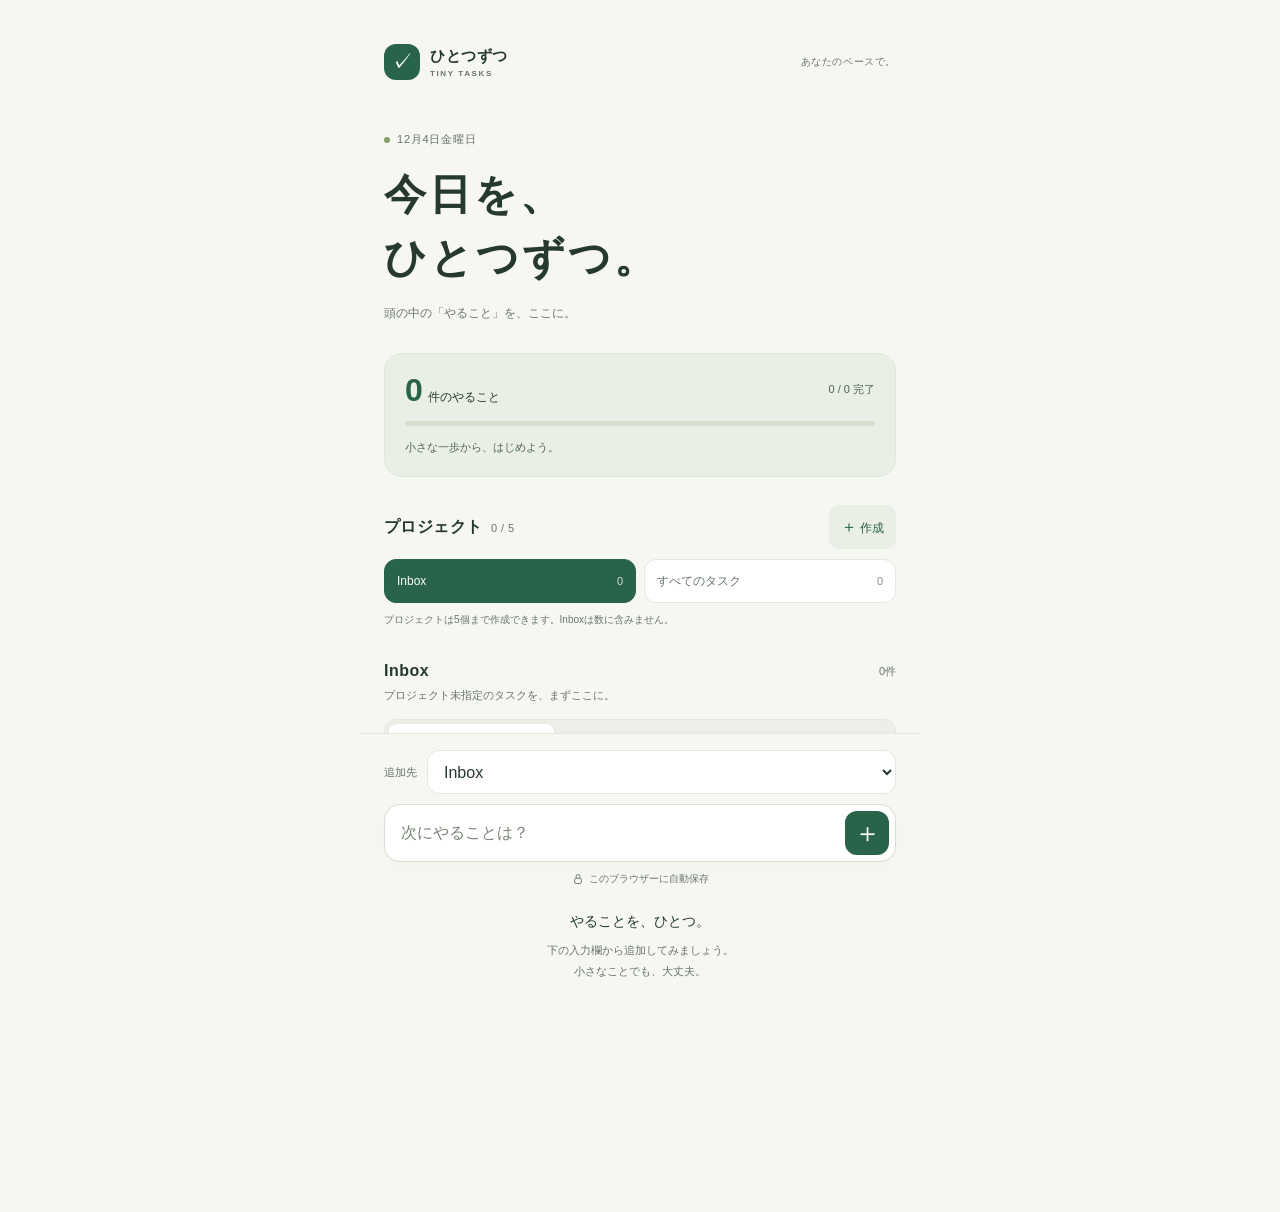
<file: index.html>
<!doctype html>
<html lang="ja">
  <head>
    <meta charset="utf-8">
    <meta name="viewport" content="width=device-width, initial-scale=1, viewport-fit=cover">
    <meta name="theme-color" content="#f6f7f2">
    <meta name="description" content="ひとつずつ。iPhoneで手軽に使える、小さなタスク管理アプリ。">
    <title>ひとつずつ — タスク管理</title>
    <link rel="icon" href="icon.svg" type="image/svg+xml">
    <link rel="stylesheet" href="styles.css?v=4-projects">
    <script src="task-model.js?v=4-projects" defer></script>
    <script src="task-drag.js?v=4-projects" defer></script>
    <script src="app.js?v=4-projects" defer></script>
  </head>
  <body>
    <div class="app">
      <header class="app-header">
        <a class="brand" href="./" aria-label="ひとつずつ ホーム">
          <span class="brand-icon" aria-hidden="true">✓</span>
          <span>ひとつずつ<span class="brand-caption">TINY TASKS</span></span>
        </a>
        <span class="header-note">あなたのペースで。</span>
      </header>

      <main id="main">
        <section class="intro" aria-labelledby="page-title">
          <p class="eyebrow"><span class="date-dot" aria-hidden="true"></span><time id="today"></time></p>
          <h1 id="page-title">今日を、<br>ひとつずつ。</h1>
          <p class="intro-copy">頭の中の「やること」を、ここに。</p>
        </section>

        <section class="summary" aria-label="タスクの進捗">
          <div class="summary-top">
            <p><span id="remaining-count" class="remaining-count">0</span><span class="summary-label">件のやること</span></p>
            <span id="progress-label" class="progress-label">0 / 0 完了</span>
          </div>
          <progress id="progress" max="1" value="0" aria-label="タスクの完了率"></progress>
          <p id="summary-message" class="summary-message">小さな一歩から、はじめよう。</p>
        </section>

        <p id="storage-error" class="error-banner" role="alert" hidden></p>

        <section class="projects-section" aria-labelledby="projects-heading">
          <div class="section-heading projects-heading">
            <h2 id="projects-heading">プロジェクト <span id="project-count" class="project-count">0 / 5</span></h2>
            <button id="add-project" class="project-action" type="button" aria-label="プロジェクトを作成"><span aria-hidden="true">＋</span> 作成</button>
          </div>
          <div id="project-views" class="project-views" role="group" aria-label="タスクの保存先を表示">
            <button type="button" data-view="inbox" aria-pressed="true">Inbox</button>
            <button type="button" data-view="all" aria-pressed="false">すべてのタスク</button>
          </div>
          <p id="project-limit-hint" class="project-limit-hint">プロジェクトは5個まで作成できます。</p>
        </section>

        <section class="tasks-section" aria-labelledby="tasks-heading">
          <div class="section-heading task-section-heading">
            <h2 id="tasks-heading">Inbox</h2>
            <div class="task-heading-actions">
              <span id="task-count" class="task-count">0件</span>
              <button id="edit-project" class="project-action" type="button" aria-label="プロジェクトを編集" hidden>編集</button>
            </div>
          </div>
          <p id="view-description" class="view-description">プロジェクト未指定のタスク</p>
          <div class="filters" role="group" aria-label="タスクの表示を切り替え">
            <button type="button" data-filter="all" aria-pressed="true">すべて</button>
            <button type="button" data-filter="active" aria-pressed="false">未完了</button>
            <button type="button" data-filter="completed" aria-pressed="false">完了</button>
          </div>
          <ul id="task-list" class="task-list" aria-label="タスク一覧"></ul>
          <div id="empty-state" class="empty-state">
            <div class="empty-illustration" aria-hidden="true"><span>✓</span><i></i><i></i></div>
            <h3 id="empty-title">やることを、ひとつ。</h3>
            <p id="empty-copy">下の入力欄から追加してみましょう。<br>小さなことでも、大丈夫。</p>
          </div>
          <p class="list-hint" id="list-hint" hidden>タスク名で編集・メモ、＋で子タスク、⠿で移動。</p>
        </section>
      </main>

      <footer class="composer">
        <div class="composer-destination">
          <label for="add-project-select">追加先</label>
          <select id="add-project-select" name="project" form="add-form" aria-label="追加先"><option value="">Inbox</option></select>
        </div>
        <form id="add-form" class="add-form">
          <label class="sr-only" for="new-task">新しいタスク</label>
          <input id="new-task" name="title" type="text" placeholder="次にやることは？" maxlength="200" required autocomplete="off" enterkeyhint="done" aria-describedby="add-error">
          <button class="add-button" type="submit" aria-label="タスクを追加"><span aria-hidden="true">＋</span></button>
        </form>
        <p id="add-error" class="field-error" role="alert" hidden></p>
        <p class="composer-note"><svg viewBox="0 0 16 16" aria-hidden="true"><rect x="3.5" y="7" width="9" height="7" rx="2"></rect><path d="M5.5 7V4.5a2.5 2.5 0 0 1 5 0V7"></path></svg>このブラウザーに自動保存</p>
      </footer>
    </div>

    <dialog id="edit-dialog" class="edit-dialog" aria-labelledby="edit-heading">
      <form id="edit-form">
        <div class="sheet-handle" aria-hidden="true"></div>
        <div class="dialog-heading">
          <h2 id="edit-heading">タスクを編集</h2>
          <button id="close-edit" class="icon-button" type="button" aria-label="編集を閉じる">×</button>
        </div>
        <label class="input-label" for="edit-title">やること</label>
        <input id="edit-title" name="title" type="text" maxlength="200" required autocomplete="off" enterkeyhint="done" aria-describedby="edit-error" autofocus>
        <p id="edit-error" class="field-error" role="alert" hidden></p>
        <p class="input-hint">200文字まで入力できます。</p>
        <fieldset class="priority-field" aria-describedby="priority-hint">
          <legend class="input-label">優先度</legend>
          <div class="priority-options">
            <label class="priority-option" data-priority="none"><input type="radio" name="priority" value="none" checked><span>なし</span></label>
            <label class="priority-option" data-priority="high"><input type="radio" name="priority" value="high"><svg class="priority-flag" viewBox="0 0 16 16" aria-hidden="true"><path d="M3 14V2m0 0h10l-3 3 3 3H3"/></svg><span>高（赤）</span></label>
            <label class="priority-option" data-priority="medium"><input type="radio" name="priority" value="medium"><svg class="priority-flag" viewBox="0 0 16 16" aria-hidden="true"><path d="M3 14V2m0 0h10l-3 3 3 3H3"/></svg><span>中（オレンジ）</span></label>
            <label class="priority-option" data-priority="low"><input type="radio" name="priority" value="low"><svg class="priority-flag" viewBox="0 0 16 16" aria-hidden="true"><path d="M3 14V2m0 0h10l-3 3 3 3H3"/></svg><span>低（青）</span></label>
          </div>
        </fieldset>
        <p id="priority-hint" class="input-hint">保存するとタスク全体がフラグの色に変わります。</p>
        <label class="input-label" for="edit-notes">メモ</label>
        <textarea id="edit-notes" name="notes" rows="4" maxlength="10000" placeholder="手順や、覚えておきたいことを自由に。" aria-describedby="notes-hint edit-error"></textarea>
        <p id="notes-hint" class="input-hint">改行できます。10,000文字まで。</p>
        <label class="input-label" for="edit-project-select">所属プロジェクト</label>
        <select id="edit-project-select" name="project" aria-describedby="task-project-hint edit-error"><option value="">Inbox</option></select>
        <p id="task-project-hint" class="input-hint">所属先を変えると、子タスクも一緒に移動します。</p>
        <label class="input-label" for="edit-parent">親タスク</label>
        <select id="edit-parent" name="parent" aria-describedby="parent-hint edit-error"></select>
        <p id="parent-hint" class="input-hint">「親なし」を選ぶと独立したタスクになります。</p>
        <div class="dialog-actions">
          <button id="cancel-edit" type="button" class="secondary-button">キャンセル</button>
          <button type="submit" class="primary-button">保存する</button>
        </div>
        <button id="delete-task" type="button" class="delete-button">このタスクを削除</button>
        <div id="delete-confirmation" class="delete-confirmation" hidden>
          <p>このタスクを削除しますか？<br>子タスクは残し、ひとつ上の階層に移します。</p>
          <div class="dialog-actions">
            <button id="cancel-delete" type="button" class="secondary-button">やめる</button>
            <button id="confirm-delete" type="button" class="danger-button">削除する</button>
          </div>
        </div>
      </form>
    </dialog>

    <dialog id="project-dialog" class="edit-dialog" aria-labelledby="project-heading">
      <form id="project-form">
        <div class="sheet-handle" aria-hidden="true"></div>
        <div class="dialog-heading">
          <h2 id="project-heading">プロジェクトを作成</h2>
          <button id="close-project" class="icon-button" type="button" aria-label="プロジェクト編集を閉じる">×</button>
        </div>
        <label class="input-label" for="project-name">プロジェクト名</label>
        <input id="project-name" name="name" type="text" maxlength="50" required autocomplete="off" enterkeyhint="done" aria-describedby="project-error" autofocus>
        <p id="project-error" class="field-error" role="alert" hidden></p>
        <p class="input-hint">50文字まで入力できます。</p>
        <div class="dialog-actions">
          <button id="project-cancel" type="button" class="secondary-button">キャンセル</button>
          <button type="submit" class="primary-button">保存する</button>
        </div>
        <button id="delete-project" type="button" class="delete-button" hidden>このプロジェクトを削除</button>
        <div id="project-delete-confirmation" class="delete-confirmation" hidden>
          <p>このプロジェクトを削除しますか？<br>タスクは削除せず、Inboxに移します。</p>
          <div class="dialog-actions">
            <button id="cancel-project-delete" type="button" class="secondary-button">やめる</button>
            <button id="confirm-project-delete" type="button" class="danger-button">削除する</button>
          </div>
        </div>
      </form>
    </dialog>

    <div id="root-drop-zone" class="root-drop-zone" hidden>ここに置いて、親なしにする</div>
    <p id="drag-status" class="drag-status" role="status" hidden></p>
    <p id="drag-help" class="sr-only">移動ハンドルをドラッグすると、行の上端で前、下端で後ろ、中央で子タスクになります。矢印キーの上下で並べ替え、右で前のタスクの子に、左でひとつ上の階層に移動できます。移動は「すべて」表示で使えます。</p>
    <p id="announcement" class="sr-only" role="status" aria-live="polite" aria-atomic="true"></p>
    <noscript><p class="noscript-message">このアプリを使うには、ブラウザーのJavaScriptを有効にしてください。</p></noscript>
  </body>
</html>
</file>
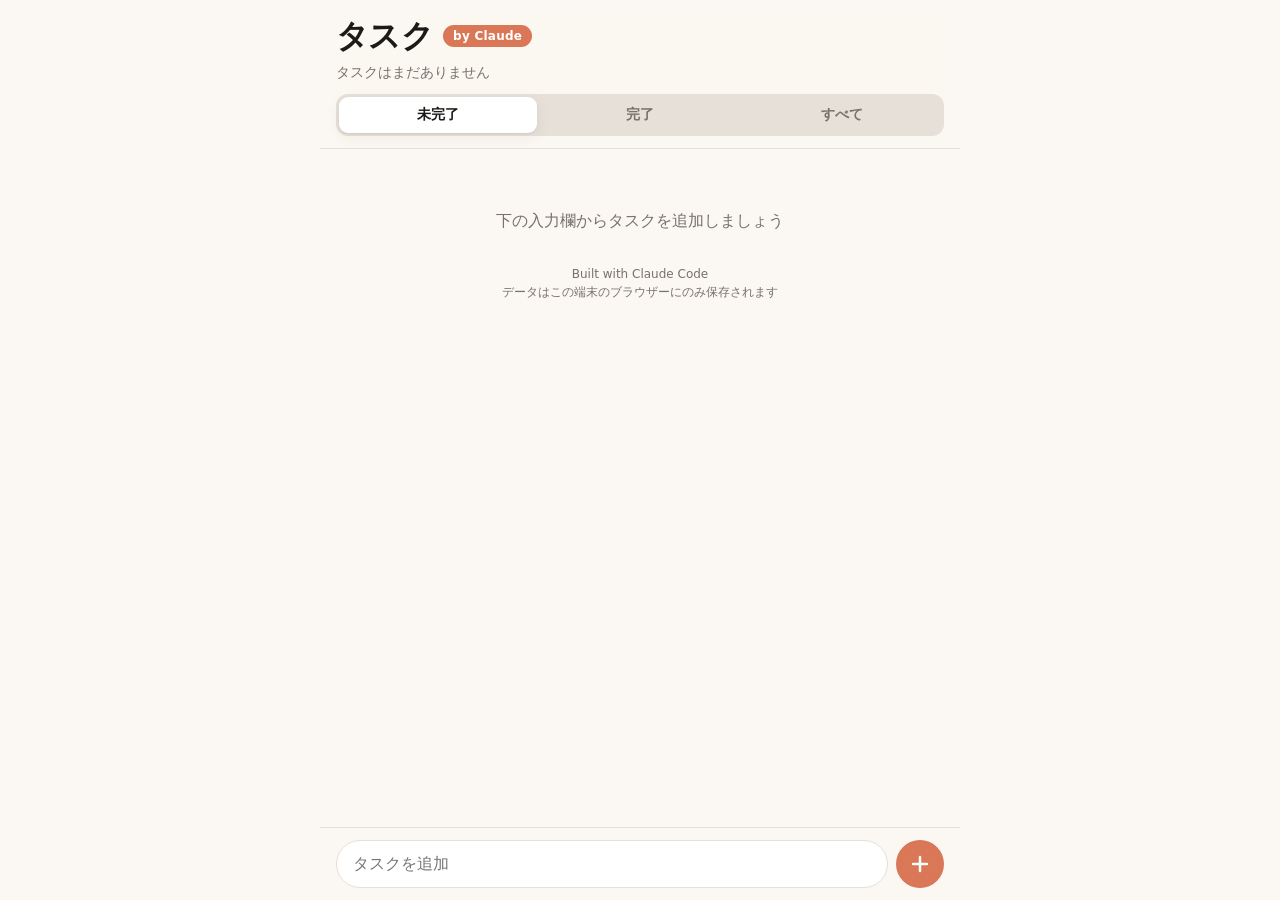
<file: apps/claude-tasks/index.html>
<!doctype html>
<html lang="ja">
  <head>
    <meta charset="utf-8">
    <meta name="viewport" content="width=device-width, initial-scale=1, viewport-fit=cover">
    <meta name="theme-color" content="#fbf7f2" media="(prefers-color-scheme: light)">
    <meta name="theme-color" content="#1c1917" media="(prefers-color-scheme: dark)">
    <meta name="apple-mobile-web-app-capable" content="yes">
    <meta name="apple-mobile-web-app-status-bar-style" content="default">
    <meta name="apple-mobile-web-app-title" content="Claude Tasks">
    <meta name="description" content="Claudeが作成した、iPhone向けのシンプルなタスク管理アプリ。">
    <meta name="generator" content="Claude Code">
    <title>Claude Tasks</title>
    <link rel="icon" href="icon.svg" type="image/svg+xml">
    <link rel="apple-touch-icon" href="icon.svg">
    <link rel="stylesheet" href="style.css">
    <script src="app.js" defer></script>
  </head>
  <body>
    <div class="app">
      <header class="header">
        <div class="header-row">
          <h1 class="title">タスク</h1>
          <span class="badge" title="このアプリはClaude（Anthropic）が作成しました">by Claude</span>
        </div>
        <p class="stats" id="stats" aria-live="polite">タスクはまだありません</p>

        <div class="filters" role="group" aria-label="表示するタスク">
          <button type="button" class="filter" data-filter="active" aria-pressed="true">未完了</button>
          <button type="button" class="filter" data-filter="done" aria-pressed="false">完了</button>
          <button type="button" class="filter" data-filter="all" aria-pressed="false">すべて</button>
        </div>
      </header>

      <main class="main">
        <ul class="list" id="list" aria-label="タスク一覧"></ul>
        <p class="empty" id="empty" hidden></p>
        <button type="button" class="clear-done" id="clear-done" hidden>完了したタスクを削除</button>
        <footer class="credit">Built with Claude Code<br>データはこの端末のブラウザーにのみ保存されます</footer>
      </main>

      <form class="composer" id="composer" autocomplete="off">
        <label class="visually-hidden" for="new-title">新しいタスク</label>
        <input id="new-title" name="title" type="text" maxlength="200"
               placeholder="タスクを追加" enterkeyhint="done" required>
        <button type="submit" class="add" aria-label="追加">
          <svg viewBox="0 0 24 24" aria-hidden="true"><path d="M12 5v14M5 12h14"/></svg>
        </button>
      </form>
    </div>

    <dialog class="sheet" id="editor" aria-labelledby="editor-title">
      <form method="dialog" id="editor-form" autocomplete="off">
        <div class="sheet-handle" aria-hidden="true"></div>
        <div class="sheet-head">
          <button type="button" class="text-button" id="editor-cancel">キャンセル</button>
          <h2 id="editor-title">タスクを編集</h2>
          <button type="submit" class="text-button strong" id="editor-save">保存</button>
        </div>
        <label class="field">
          <span>タイトル</span>
          <input id="edit-title" type="text" maxlength="200" enterkeyhint="done" required>
        </label>
        <label class="field">
          <span>メモ（任意）</span>
          <textarea id="edit-note" rows="4" maxlength="2000"></textarea>
        </label>
        <label class="toggle">
          <input id="edit-done" type="checkbox">
          <span>完了にする</span>
        </label>
        <button type="button" class="danger" id="editor-delete">このタスクを削除</button>
      </form>
    </dialog>

    <div class="toast" id="toast" role="status" aria-live="polite" hidden>
      <span id="toast-text"></span>
      <button type="button" class="toast-action" id="toast-action" hidden>元に戻す</button>
    </div>

  </body>
</html>
</file>
<file: styles.css>
:root {
  color-scheme: light;
  --background: #f6f7f2;
  --paper: #fff;
  --ink: #25392e;
  --muted: #68756b;
  --green: #28634a;
  --green-soft: #e9efe5;
  --border: #e3e8dd;
  --danger: #a43c37;
  font-family: -apple-system, BlinkMacSystemFont, "Hiragino Kaku Gothic ProN", "Yu Gothic", sans-serif;
  -webkit-text-size-adjust: 100%;
}

* { box-sizing: border-box; }
body { margin: 0; background: var(--background); color: var(--ink); }
button, input, textarea, select { font: inherit; }
button, a, input, textarea, select { -webkit-tap-highlight-color: transparent; }
button { cursor: pointer; touch-action: manipulation; }
button { border: 0; }
button:focus-visible, a:focus-visible, input:focus-visible, textarea:focus-visible, select:focus-visible { outline: 3px solid #87a479; outline-offset: 4px; }
button:disabled { cursor: default; opacity: .5; }
[hidden] { display: none !important; }

.app {
  width: min(100%, 560px);
  margin: 0 auto;
  min-height: 100vh;
  min-height: 100dvh;
  padding: max(24px, env(safe-area-inset-top)) max(24px, env(safe-area-inset-right)) 210px max(24px, env(safe-area-inset-left));
  padding-bottom: calc(210px + env(safe-area-inset-bottom));
}

.app-header { display: flex; justify-content: space-between; align-items: center; gap: 12px; }
.brand { display: flex; align-items: center; gap: 10px; color: var(--ink); text-decoration: none; font-size: 15px; font-weight: 700; letter-spacing: .04em; min-height: 44px; }
.brand-icon { display: grid; place-items: center; width: 36px; height: 36px; border-radius: 12px; background: var(--green); color: white; font-size: 22px; font-weight: 500; }
.brand-caption { display: block; margin-top: 3px; font-size: 8px; letter-spacing: .2em; color: var(--muted); }
.header-note { font-size: 10px; color: var(--muted); letter-spacing: .06em; }
.intro { padding: 42px 0 28px; }
.eyebrow { display: flex; align-items: center; gap: 7px; font-size: 11px; font-weight: 500; letter-spacing: .07em; margin: 0 0 16px; color: var(--muted); }
.date-dot { width: 6px; height: 6px; border-radius: 50%; background: #86a06d; }
h1 { font-size: clamp(32px, 9vw, 42px); line-height: 1.5; letter-spacing: .07em; font-weight: 650; margin: 0; }
.intro-copy { margin: 14px 0 0; color: var(--muted); font-size: 12px; line-height: 1.8; }

.summary { background: var(--green-soft); padding: 20px; border: 1px solid #dfe7d8; border-radius: 18px; }
.summary-top { display: flex; align-items: center; justify-content: space-between; gap: 12px; margin-bottom: 15px; }
.summary-top p { display: flex; align-items: baseline; gap: 7px; margin: 0; }
.remaining-count { font-size: 32px; font-weight: 600; line-height: 1; letter-spacing: -.05em; color: var(--green); }
.summary-label { font-size: 12px; font-weight: 500; }
.progress-label { font-size: 11px; color: #4e6652; white-space: nowrap; }
progress { display: block; width: 100%; height: 5px; appearance: none; -webkit-appearance: none; border: none; border-radius: 8px; overflow: hidden; background: #d5dfce; }
progress::-webkit-progress-bar { background: #d5dfce; border-radius: 8px; }
progress::-webkit-progress-value { background: var(--green); border-radius: 8px; transition: width .2s ease; }
progress::-moz-progress-bar { background: var(--green); border-radius: 8px; }
.summary-message { color: #4e6652; margin: 12px 0 0; font-size: 11px; line-height: 1.7; }

.projects-section { margin-top: 28px; }
.section-heading.projects-heading { gap: 12px; margin-bottom: 10px; }
.projects-heading h2 { display: flex; align-items: baseline; flex-wrap: wrap; gap: 8px; min-width: 0; }
.project-count { color: var(--muted); font-size: 11px; font-weight: 400; white-space: nowrap; }
.project-action { flex-shrink: 0; min-width: 44px; min-height: 44px; padding: 8px 12px; border-radius: 10px; background: var(--green-soft); color: var(--green); font-size: 12px; font-weight: 500; }
.project-action span { font-size: 16px; }
.project-views { display: grid; grid-template-columns: repeat(2, minmax(0, 1fr)); gap: 8px; }
.project-views button { display: flex; justify-content: space-between; align-items: center; gap: 8px; min-width: 0; min-height: 44px; padding: 10px 12px; border: 1px solid var(--border); border-radius: 12px; background: var(--paper); color: var(--muted); font-size: 12px; font-weight: 500; line-height: 1.7; text-align: left; overflow-wrap: anywhere; }
.view-name { min-width: 0; }
.view-count { flex-shrink: 0; font-size: 11px; opacity: .8; }
.project-views button[aria-pressed="true"] { background: var(--green); border-color: var(--green); color: white; }
.project-limit-hint { margin: 8px 0 0; color: var(--muted); font-size: 10px; line-height: 1.7; }
.tasks-section { margin-top: 34px; }
.section-heading { display: flex; justify-content: space-between; align-items: center; gap: 12px; margin-bottom: 18px; }
.task-section-heading { margin-bottom: 6px; }
.task-section-heading h2 { min-width: 0; overflow-wrap: anywhere; }
.task-heading-actions { display: flex; align-items: center; gap: 8px; flex-shrink: 0; }
.view-description { margin: 0 0 14px; color: var(--muted); font-size: 11px; line-height: 1.7; overflow-wrap: anywhere; }
h2 { font-size: 16px; font-weight: 600; letter-spacing: .03em; margin: 0; }
.task-count { font-size: 11px; color: var(--muted); }
.filters { display: flex; gap: 4px; background: #ecefe7; border: 1px solid var(--border); border-radius: 12px; padding: 4px; margin-bottom: 18px; }
.filters button { flex: 1; min-height: 44px; padding: 8px; border-radius: 8px; color: var(--muted); background: transparent; font-size: 12px; font-weight: 500; }
.filters button[aria-pressed="true"] { background: var(--paper); color: var(--green); box-shadow: 0 1px 4px #25392e0a; }
.task-list { list-style: none; padding: 0; margin: 0; display: grid; gap: 9px; }
.task-node { min-width: 0; position: relative; }
.task-children { list-style: none; display: grid; gap: 9px; padding: 0 0 0 9px; margin: 9px 0 0 10px; border-left: 1px solid #cad8c3; }
.task-children.is-deep { padding-left: 0; margin-left: 0; border-left: 0; }
.task-item { display: flex; align-items: center; border: 1px solid var(--border); border-radius: 14px; background: var(--paper); padding: 7px 8px; min-height: 68px; }
.task-check-label { display: grid; place-items: center; flex: 0 0 44px; min-height: 44px; cursor: pointer; }
.task-checkbox { appearance: none; -webkit-appearance: none; margin: 0; width: 23px; height: 23px; border: 1.5px solid #aebdaa; border-radius: 50%; background: white; cursor: pointer; display: grid; place-items: center; }
.task-checkbox:checked { border-color: var(--green); background: var(--green); }
.task-checkbox:checked::after { content: ""; width: 6px; height: 10px; border: solid white; border-width: 0 2px 2px 0; transform: translateY(-1px) rotate(45deg); }
.task-edit { display: flex; flex-direction: column; align-items: flex-start; justify-content: center; flex: 1; gap: 3px; min-width: 44px; min-height: 44px; padding: 7px 4px; text-align: left; background: transparent; color: var(--ink); }
.task-title { min-width: 0; font-size: 14px; line-height: 1.7; overflow-wrap: anywhere; }
.note-preview { width: 100%; min-width: 0; color: var(--muted); font-size: 11px; line-height: 1.6; white-space: pre-line; overflow-wrap: anywhere; display: -webkit-box; -webkit-line-clamp: 2; -webkit-box-orient: vertical; overflow: hidden; }
.parent-caption, .project-caption { width: 100%; color: var(--muted); font-size: 10px; overflow: hidden; text-overflow: ellipsis; white-space: nowrap; }
.context-label { font-size: 10px; color: var(--green); }
.child-button, .drag-handle { flex: 0 0 44px; width: 44px; min-height: 44px; padding: 0; border-radius: 10px; background: transparent; color: var(--muted); font-size: 21px; }
.drag-handle { cursor: grab; touch-action: none; -webkit-user-select: none; user-select: none; font-size: 25px; }
.drag-handle:disabled { cursor: default; touch-action: auto; }
.edit-indicator { color: #798679; font-size: 18px; flex-shrink: 0; }
.task-item.is-completed { background: #f0f3ec; }
[data-priority="high"] { --priority-background: #fbe5e3; --priority-border: #e6a7a1; --priority-color: #a12f2b; }
[data-priority="medium"] { --priority-background: #fff0d8; --priority-border: #e6bf7b; --priority-color: #805009; }
[data-priority="low"] { --priority-background: #e3effb; --priority-border: #a1bfdc; --priority-color: #285b89; }
.task-item[data-priority]:not([data-priority="none"]) { --muted: #526057; background: var(--priority-background); border-color: var(--priority-border); }
.task-item[data-priority]:not([data-priority="none"]) .child-button,
.task-item[data-priority]:not([data-priority="none"]) .drag-handle { color: var(--priority-color); }
.priority-flag { flex: 0 0 16px; width: 16px; height: 16px; fill: none; stroke: currentColor; stroke-width: 1.6; stroke-linecap: round; stroke-linejoin: round; }
.priority-badge { display: inline-flex; align-items: center; gap: 4px; color: var(--priority-color); font-size: 11px; font-weight: 700; line-height: 1.5; }
.is-completed .task-title { color: var(--muted); text-decoration: line-through; text-decoration-color: #a6b29e; }
.list-hint { text-align: center; color: var(--muted); font-size: 10px; margin: 19px 0; line-height: 1.8; }

.empty-state { text-align: center; padding: 32px 10px 20px; }
.empty-illustration { position: relative; display: flex; flex-direction: column; justify-content: center; gap: 8px; margin: 0 auto 22px; width: 58px; height: 68px; background: #fff; border: 1px solid #d5dfce; border-radius: 10px; transform: rotate(-7deg); box-shadow: 7px 7px 0 #e9efe3; }
.empty-illustration span { color: var(--green); font-size: 21px; line-height: 1; }
.empty-illustration i { width: 25px; height: 2px; background: #d5dfce; margin: 0 auto; }
.empty-illustration i:last-child { width: 18px; }
.empty-state h3 { font-size: 14px; font-weight: 500; margin: 0 0 9px; }
.empty-state p { font-size: 11px; line-height: 1.9; color: var(--muted); margin: 0; white-space: pre-line; }

.composer { position: fixed; bottom: 0; left: 50%; transform: translateX(-50%); z-index: 2; width: min(100%, 560px); padding: 16px max(24px, env(safe-area-inset-right)) max(14px, env(safe-area-inset-bottom)) max(24px, env(safe-area-inset-left)); border-top: 1px solid var(--border); background: var(--background); }
.composer-destination { display: flex; align-items: center; gap: 10px; margin-bottom: 10px; }
.composer-destination label { flex-shrink: 0; color: var(--muted); font-size: 11px; }
.composer-destination select { min-height: 44px; height: 44px; padding: 9px 12px; flex: 1; }
.add-form { display: flex; align-items: center; gap: 8px; border: 1px solid #d7e0d1; border-radius: 16px; padding: 6px; background: white; box-shadow: 0 4px 20px #25392e05; }
.add-form:focus-within { border-color: var(--green); }
input[type="text"], textarea, select { min-width: 0; max-width: 100%; width: 100%; border: 1px solid var(--border); border-radius: 12px; background: white; color: var(--ink); font-size: 16px; line-height: 1.5; padding: 14px; }
textarea { display: block; resize: vertical; min-height: 104px; }
select { min-height: 48px; text-overflow: ellipsis; }
.add-form input { border: 0; outline: none; flex: 1; padding: 9px 7px 9px 10px; min-height: 44px; }
input::placeholder { color: #788575; opacity: 1; }
.add-button { flex: 0 0 44px; height: 44px; display: grid; place-items: center; border-radius: 12px; background: var(--green); color: white; font-size: 27px; line-height: 1; }
.composer-note { display: flex; justify-content: center; align-items: center; gap: 5px; font-size: 10px; color: var(--muted); margin: 10px 0 0; }
.composer-note svg { width: 12px; height: 12px; fill: none; stroke: currentColor; stroke-width: 1.2; }

.edit-dialog { width: min(100%, 520px); max-width: 100%; max-height: calc(100% - env(safe-area-inset-top) - 12px); max-height: calc(100dvh - env(safe-area-inset-top) - 12px); margin: auto auto 0; border: 0; border-radius: 24px 24px 0 0; padding: 12px max(24px, env(safe-area-inset-right)) max(24px, env(safe-area-inset-bottom)) max(24px, env(safe-area-inset-left)); background: var(--background); color: var(--ink); box-shadow: 0 -10px 80px #172a201a; }
.edit-dialog::backdrop { background: #15251cb3; }
.sheet-handle { width: 32px; height: 4px; background: #ccd5c6; border-radius: 4px; margin: 0 auto 8px; }
.dialog-heading { display: flex; justify-content: space-between; align-items: center; margin-bottom: 20px; }
.icon-button { width: 44px; height: 44px; border-radius: 50%; background: transparent; color: var(--muted); font-size: 28px; }
.input-label { display: block; font-size: 12px; font-weight: 500; margin-bottom: 9px; }
.input-hint { margin: 10px 0 22px; font-size: 11px; color: var(--muted); }
.priority-field { min-width: 0; margin: 0; padding: 0; border: 0; }
.priority-options { display: grid; grid-template-columns: repeat(2, minmax(0, 1fr)); gap: 8px; }
.priority-option { display: flex; align-items: center; gap: 7px; min-height: 48px; padding: 10px; border: 1px solid var(--priority-border, var(--border)); border-radius: 12px; background: var(--priority-background, var(--paper)); color: var(--priority-color, var(--muted)); font-size: 12px; font-weight: 600; cursor: pointer; }
.priority-option input { flex: 0 0 18px; width: 18px; height: 18px; margin: 0; accent-color: var(--priority-color, var(--green)); }
.priority-option:has(input:checked) { outline: 2px solid var(--priority-color, var(--green)); outline-offset: 1px; }
.priority-option:has(input:focus-visible) { outline: 3px solid #87a479; outline-offset: 3px; }
.dialog-actions { display: flex; gap: 10px; }
.dialog-actions button { flex: 1; min-height: 48px; border-radius: 12px; padding: 12px; font-size: 14px; font-weight: 500; }
.primary-button { background: var(--green); color: white; }
.secondary-button { background: #e8ece3; color: var(--ink); }
.delete-button { display: block; width: 100%; min-height: 44px; margin-top: 16px; background: transparent; color: var(--danger); font-size: 12px; }
.delete-confirmation { padding-top: 18px; }
.delete-confirmation p { text-align: center; font-size: 13px; margin: 0 0 14px; }
.danger-button { background: var(--danger); color: white; }
body:has(.edit-dialog[open]) { overflow: hidden; }
.error-banner { margin: 20px 0; padding: 14px; border: 1px solid #e8c8c4; border-radius: 12px; color: #862e29; background: #fff1ef; font-size: 12px; line-height: 1.8; overflow-wrap: anywhere; }
.field-error { color: var(--danger); font-size: 12px; line-height: 1.7; margin: 10px 0 0; }
.noscript-message { position: fixed; inset: 0; margin: 0; padding: 40px 24px; background: var(--background); z-index: 5; }
.sr-only { position: absolute; width: 1px; height: 1px; padding: 0; margin: -1px; overflow: hidden; clip: rect(0, 0, 0, 0); white-space: nowrap; border: 0; }
.task-node.is-dragging { opacity: .35; }
.drag-ghost { position: fixed; z-index: 8; pointer-events: none; opacity: .92; box-shadow: 0 12px 32px #25392e30; transform: rotate(1deg); }
.task-item { position: relative; }
.task-item[data-drop="before"]::before, .task-node[data-drop="after"]::after { content: ""; position: absolute; left: 0; right: 0; height: 4px; border-radius: 4px; background: var(--green); }
.task-item[data-drop="before"]::before { top: -6px; }
.task-node[data-drop="after"]::after { bottom: -6px; }
.task-item[data-drop="child"] { outline: 2px solid var(--green); background: var(--green-soft); }
.root-drop-zone { position: fixed; top: max(10px, env(safe-area-inset-top)); left: 50%; transform: translateX(-50%); z-index: 6; width: min(calc(100% - 32px), 512px); min-height: 54px; padding: 16px; text-align: center; background: var(--paper); color: var(--green); border: 2px dashed var(--green); border-radius: 14px; font-size: 13px; }
.root-drop-zone.is-target { background: var(--green-soft); border-style: solid; }
.drag-status { position: fixed; bottom: calc(184px + env(safe-area-inset-bottom)); left: 50%; transform: translateX(-50%); z-index: 9; max-width: calc(100% - 32px); padding: 10px 14px; margin: 0; border-radius: 12px; background: var(--green); color: white; font-size: 12px; line-height: 1.6; pointer-events: none; overflow-wrap: anywhere; }
.is-dragging-task { cursor: grabbing; -webkit-user-select: none; user-select: none; }

@media (min-width: 640px) {
  .app { padding-top: 40px; }
  .intro { padding-top: 48px; }
  .edit-dialog { margin: auto; border-radius: 24px; padding: 24px; }
  .sheet-handle { display: none; }
}

@media (max-width: 350px) {
  .app { padding-right: max(16px, env(safe-area-inset-right)); padding-left: max(16px, env(safe-area-inset-left)); }
  .composer { padding-right: max(16px, env(safe-area-inset-right)); padding-left: max(16px, env(safe-area-inset-left)); }
  .header-note { font-size: 9px; }
}

@media (max-height: 740px) and (max-width: 639px) {
  .intro { padding: 12px 0 14px; }
  .eyebrow { display: none; }
  h1 { font-size: clamp(22px, 6vw, 25px); line-height: 1.4; letter-spacing: .04em; }
  h1 br { display: none; }
  .intro-copy, .summary-message { display: none; }
  .summary { padding: 12px 16px; }
  .summary-top { margin-bottom: 8px; }
  .remaining-count { font-size: 24px; }
  .projects-section { margin-top: 14px; }
  .section-heading.projects-heading { margin-bottom: 6px; }
  .tasks-section { margin-top: 16px; }
  .task-section-heading { margin-bottom: 4px; }
  .project-limit-hint, .view-description { position: absolute; width: 1px; height: 1px; padding: 0; margin: -1px; overflow: hidden; clip: rect(0, 0, 0, 0); white-space: nowrap; border: 0; }
  .filters { margin-bottom: 12px; }
  .empty-state { padding: 12px 10px 14px; }
  .empty-illustration { display: none; }
  .composer { padding-top: 12px; }
  .composer-destination { margin-bottom: 8px; }
  .composer-note { margin-top: 8px; }
}

@media (prefers-reduced-motion: reduce) {
  progress::-webkit-progress-value { transition: none; }
}
</file>
<file: apps/claude-tasks/style.css>
/* Claude Tasks — mobile-first styles (iPhone / Safari first) */

:root {
  --bg: #fbf7f2;
  --surface: #ffffff;
  --text: #1c1917;
  --muted: #78716c;
  --line: #e7e0d8;
  --accent: #d97757;
  --accent-strong: #b85c3e;
  --danger: #c2410c;
  --shadow: 0 1px 2px rgb(28 25 23 / 6%), 0 4px 16px rgb(28 25 23 / 6%);
  --radius: 14px;
  --safe-top: env(safe-area-inset-top, 0px);
  --safe-bottom: env(safe-area-inset-bottom, 0px);
  --safe-left: env(safe-area-inset-left, 0px);
  --safe-right: env(safe-area-inset-right, 0px);
  --composer-height: 72px;
  color-scheme: light dark;
}

@media (prefers-color-scheme: dark) {
  :root {
    --bg: #1c1917;
    --surface: #292524;
    --text: #f5f5f4;
    --muted: #a8a29e;
    --line: #3f3a36;
    --accent: #e08a6c;
    --accent-strong: #f0a184;
    --danger: #fb923c;
    --shadow: 0 1px 2px rgb(0 0 0 / 30%), 0 4px 16px rgb(0 0 0 / 25%);
  }
}

*,
*::before,
*::after {
  box-sizing: border-box;
}

html {
  -webkit-text-size-adjust: 100%;
  text-size-adjust: 100%;
}

body {
  margin: 0;
  min-height: 100dvh;
  background: var(--bg);
  color: var(--text);
  font-family: -apple-system, BlinkMacSystemFont, "Hiragino Sans", "Hiragino Kaku Gothic ProN", "Noto Sans JP", system-ui, sans-serif;
  font-size: 16px;
  line-height: 1.5;
  -webkit-tap-highlight-color: transparent;
  overflow-wrap: anywhere;
}

button,
input,
textarea {
  font: inherit;
  color: inherit;
}

button {
  cursor: pointer;
  touch-action: manipulation;
}

:focus-visible {
  outline: 3px solid var(--accent);
  outline-offset: 2px;
}

[hidden] {
  display: none !important;
}

.visually-hidden {
  position: absolute;
  width: 1px;
  height: 1px;
  overflow: hidden;
  clip: rect(0 0 0 0);
  white-space: nowrap;
}

.app {
  max-width: 640px;
  margin: 0 auto;
  padding-left: calc(16px + var(--safe-left));
  padding-right: calc(16px + var(--safe-right));
}

/* Header */
.header {
  position: sticky;
  top: 0;
  z-index: 2;
  margin: 0 calc(-16px - var(--safe-left)) 0 calc(-16px - var(--safe-right));
  padding: calc(12px + var(--safe-top)) calc(16px + var(--safe-right)) 12px calc(16px + var(--safe-left));
  background: color-mix(in srgb, var(--bg) 88%, transparent);
  -webkit-backdrop-filter: saturate(180%) blur(16px);
  backdrop-filter: saturate(180%) blur(16px);
  border-bottom: 1px solid var(--line);
}

.header-row {
  display: flex;
  align-items: center;
  gap: 10px;
}

.title {
  margin: 0;
  font-size: 2rem;
  font-weight: 800;
  letter-spacing: -0.02em;
}

.badge {
  padding: 2px 10px;
  border-radius: 999px;
  background: var(--accent);
  color: #fff;
  font-size: 0.75rem;
  font-weight: 700;
  letter-spacing: 0.02em;
}

.stats {
  margin: 2px 0 10px;
  color: var(--muted);
  font-size: 0.9rem;
}

.filters {
  display: grid;
  grid-template-columns: repeat(3, 1fr);
  gap: 4px;
  padding: 3px;
  border-radius: 12px;
  background: var(--line);
}

.filter {
  min-height: 36px;
  border: 0;
  border-radius: 9px;
  background: transparent;
  color: var(--muted);
  font-size: 0.9rem;
  font-weight: 600;
}

.filter[aria-pressed="true"] {
  background: var(--surface);
  color: var(--text);
  box-shadow: var(--shadow);
}

/* List */
.main {
  padding: 12px 0 calc(var(--composer-height) + var(--safe-bottom) + 24px);
}

.list {
  margin: 0;
  padding: 0;
  list-style: none;
  display: grid;
  gap: 8px;
}

.task {
  display: flex;
  align-items: stretch;
  min-height: 56px;
  border-radius: var(--radius);
  background: var(--surface);
  box-shadow: var(--shadow);
}

.task.is-new {
  animation: pop-in 160ms ease-out;
}

@keyframes pop-in {
  from { opacity: 0; transform: translateY(4px); }
  to { opacity: 1; transform: none; }
}

.check {
  flex: none;
  display: grid;
  place-items: center;
  width: 52px;
  border: 0;
  background: transparent;
}

.check-mark {
  display: grid;
  place-items: center;
  width: 26px;
  height: 26px;
  border: 2px solid var(--muted);
  border-radius: 50%;
  transition: background 120ms, border-color 120ms;
}

.check-mark svg {
  width: 16px;
  height: 16px;
  fill: none;
  stroke: #fff;
  stroke-width: 3;
  stroke-linecap: round;
  stroke-linejoin: round;
  opacity: 0;
}

.task.is-done .check-mark {
  border-color: var(--accent);
  background: var(--accent);
}

.task.is-done .check-mark svg {
  opacity: 1;
}

.task-body {
  flex: 1;
  min-width: 0;
  padding: 10px 14px 10px 0;
  border: 0;
  background: transparent;
  text-align: left;
}

.task-title {
  display: block;
  font-weight: 600;
}

.task.is-done .task-title {
  color: var(--muted);
  text-decoration: line-through;
}

.task-note {
  display: -webkit-box;
  -webkit-line-clamp: 2;
  -webkit-box-orient: vertical;
  overflow: hidden;
  margin-top: 2px;
  color: var(--muted);
  font-size: 0.85rem;
  white-space: pre-line;
}

.empty {
  margin: 48px 0 0;
  color: var(--muted);
  text-align: center;
}

.clear-done {
  display: block;
  min-height: 44px;
  margin: 16px auto 0;
  padding: 0 16px;
  border: 0;
  background: transparent;
  color: var(--danger);
  font-weight: 600;
}

.credit {
  margin-top: 32px;
  color: var(--muted);
  font-size: 0.75rem;
  text-align: center;
}

/* Composer (fixed to the bottom, within thumb reach) */
.composer {
  position: fixed;
  left: 0;
  right: 0;
  bottom: 0;
  z-index: 3;
  display: flex;
  gap: 8px;
  max-width: 640px;
  margin: 0 auto;
  padding: 12px calc(16px + var(--safe-right)) calc(12px + var(--safe-bottom)) calc(16px + var(--safe-left));
  background: color-mix(in srgb, var(--bg) 92%, transparent);
  -webkit-backdrop-filter: saturate(180%) blur(16px);
  backdrop-filter: saturate(180%) blur(16px);
  border-top: 1px solid var(--line);
}

.composer input {
  flex: 1;
  min-width: 0;
  min-height: 48px;
  padding: 0 16px;
  border: 1px solid var(--line);
  border-radius: 24px;
  background: var(--surface);
  font-size: 16px; /* 16px以上でiOS Safariの自動ズームを防ぐ */
}

.add {
  flex: none;
  display: grid;
  place-items: center;
  width: 48px;
  height: 48px;
  border: 0;
  border-radius: 50%;
  background: var(--accent);
}

.add:active {
  background: var(--accent-strong);
}

.add svg {
  width: 24px;
  height: 24px;
  fill: none;
  stroke: #fff;
  stroke-width: 2.5;
  stroke-linecap: round;
}

/* Edit sheet */
.sheet {
  width: 100%;
  max-width: 640px;
  max-height: calc(100dvh - var(--safe-top) - 24px);
  margin: auto auto 0;
  padding: 0 calc(16px + var(--safe-right)) calc(20px + var(--safe-bottom)) calc(16px + var(--safe-left));
  border: 0;
  border-radius: 20px 20px 0 0;
  background: var(--surface);
  color: var(--text);
  box-shadow: 0 -8px 32px rgb(0 0 0 / 18%);
}

.sheet[open] {
  animation: slide-up 200ms ease-out;
}

.sheet::backdrop {
  background: rgb(0 0 0 / 35%);
}

@keyframes slide-up {
  from { transform: translateY(24px); opacity: 0; }
  to { transform: none; opacity: 1; }
}

.sheet-handle {
  width: 40px;
  height: 5px;
  margin: 8px auto 4px;
  border-radius: 3px;
  background: var(--line);
}

.sheet-head {
  display: grid;
  grid-template-columns: 1fr auto 1fr;
  align-items: center;
  margin-bottom: 12px;
}

.sheet-head h2 {
  margin: 0;
  font-size: 1rem;
}

.text-button {
  min-height: 44px;
  padding: 0 4px;
  border: 0;
  background: transparent;
  color: var(--accent-strong);
  justify-self: start;
}

.text-button.strong {
  font-weight: 700;
  justify-self: end;
}

.field {
  display: grid;
  gap: 6px;
  margin-bottom: 14px;
  color: var(--muted);
  font-size: 0.85rem;
}

.field input,
.field textarea {
  width: 100%;
  min-height: 48px;
  padding: 12px 14px;
  border: 1px solid var(--line);
  border-radius: 12px;
  background: var(--bg);
  color: var(--text);
  font-size: 16px;
}

.field textarea {
  resize: vertical;
}

.toggle {
  display: flex;
  align-items: center;
  gap: 12px;
  min-height: 44px;
  margin-bottom: 8px;
}

.toggle input {
  width: 22px;
  height: 22px;
  accent-color: var(--accent);
}

.danger {
  width: 100%;
  min-height: 48px;
  margin-top: 8px;
  border: 1px solid var(--line);
  border-radius: 12px;
  background: transparent;
  color: var(--danger);
  font-weight: 600;
}

/* Toast */
.toast {
  position: fixed;
  left: 50%;
  bottom: calc(var(--composer-height) + var(--safe-bottom) + 12px);
  z-index: 4;
  display: flex;
  align-items: center;
  gap: 12px;
  width: max-content;
  max-width: calc(100% - 32px);
  padding: 8px 8px 8px 16px;
  border-radius: 12px;
  background: var(--text);
  color: var(--bg);
  font-size: 0.9rem;
  transform: translateX(-50%);
  box-shadow: var(--shadow);
}

.toast-action {
  min-height: 36px;
  padding: 0 12px;
  border: 0;
  border-radius: 8px;
  background: transparent;
  color: var(--accent);
  font-weight: 700;
}

@media (prefers-reduced-motion: reduce) {
  *,
  *::before,
  *::after {
    animation: none !important;
    transition: none !important;
  }
}
</file>
